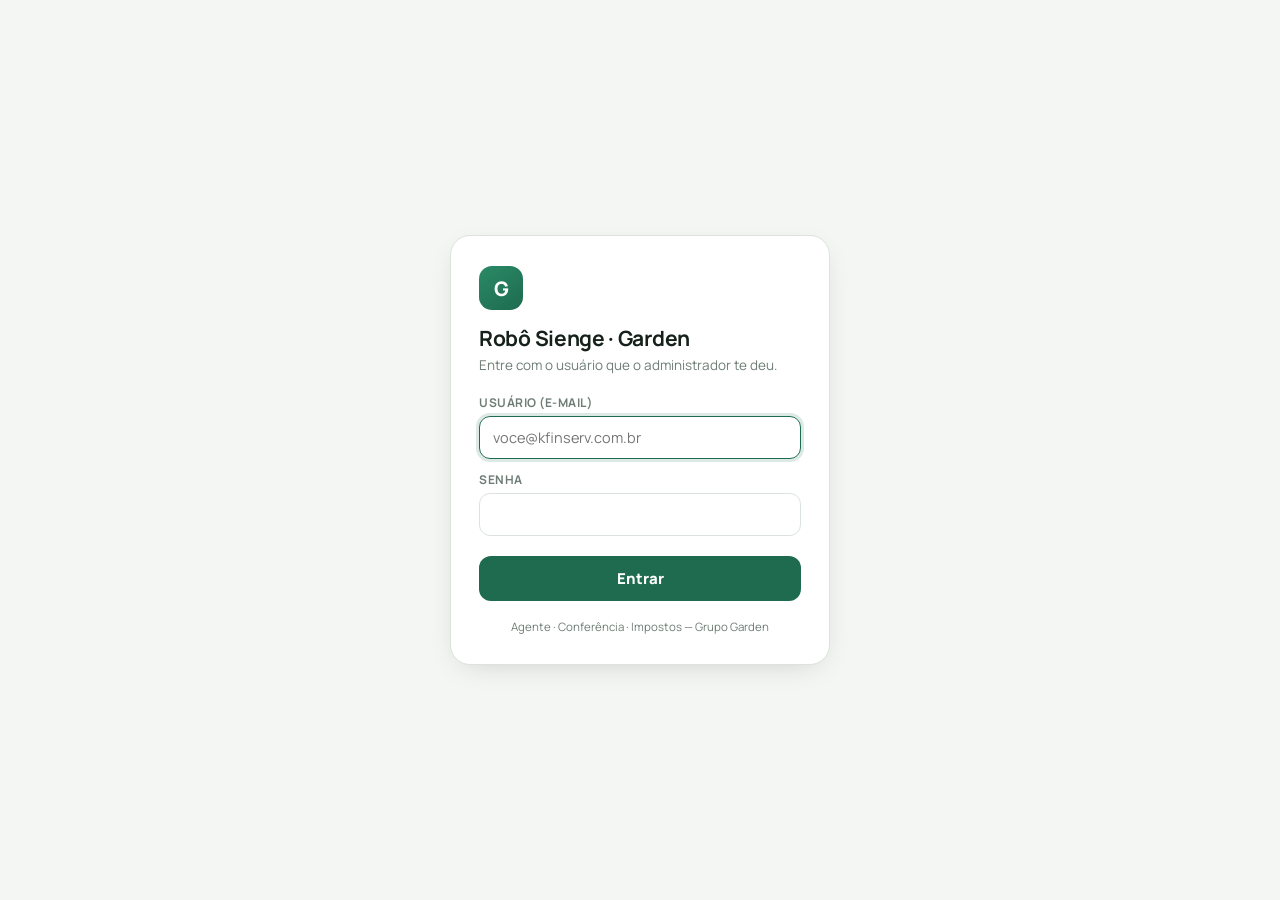
<file: dashboard/static/login.html>
<!DOCTYPE html>
<html lang="pt-BR">
<head>
<meta charset="UTF-8">
<meta name="viewport" content="width=device-width, initial-scale=1.0">
<title>Entrar · Garden</title>
<link rel="preconnect" href="https://fonts.googleapis.com">
<link rel="preconnect" href="https://fonts.gstatic.com" crossorigin>
<link href="https://fonts.googleapis.com/css2?family=Manrope:wght@400;600;700;800&display=swap" rel="stylesheet">
<style>
:root{--bg:#F4F6F3;--surf:#fff;--line:#DCE3DD;--ink:#16211B;--mute:#6E7D75;--acc:#1E6B4F;--acc2:#2A8A66;--bad:#B0442B;--bad-soft:#FBE5DF}
@media (prefers-color-scheme: dark){:root:not([data-theme="light"]){--bg:#0F1512;--surf:#171F1A;--line:#263129;--ink:#E8EDE9;--mute:#8E9C94;--acc:#4FB58C;--acc2:#6CC9A2;--bad:#EB8A70;--bad-soft:#3A2017}}
:root[data-theme="dark"]{--bg:#0F1512;--surf:#171F1A;--line:#263129;--ink:#E8EDE9;--mute:#8E9C94;--acc:#4FB58C;--acc2:#6CC9A2;--bad:#EB8A70;--bad-soft:#3A2017}
*{box-sizing:border-box;margin:0;padding:0}
body{min-height:100vh;display:grid;place-items:center;background:var(--bg);color:var(--ink);font-family:"Manrope",system-ui,sans-serif;padding:20px}
.card{width:100%;max-width:380px;background:var(--surf);border:1px solid var(--line);border-radius:20px;padding:30px 28px;box-shadow:0 8px 30px -14px rgba(22,33,27,.25)}
.gem{width:44px;height:44px;border-radius:13px;background:linear-gradient(145deg,var(--acc2),var(--acc));display:grid;place-items:center;color:#fff;font-size:20px;font-weight:800;margin-bottom:14px}
h1{font-size:21px;letter-spacing:-.3px}
p{color:var(--mute);font-size:13.5px;margin:4px 0 20px}
label{display:block;font-size:12px;font-weight:700;color:var(--mute);text-transform:uppercase;letter-spacing:.5px;margin:12px 0 5px}
input{width:100%;padding:11px 13px;border-radius:11px;border:1px solid var(--line);background:transparent;color:var(--ink);font:inherit;font-size:14.5px}
input:focus{outline:none;border-color:var(--acc);box-shadow:0 0 0 3px rgba(30,107,79,.15)}
button{width:100%;margin-top:20px;padding:12px;border:0;border-radius:12px;background:var(--acc);color:#fff;font:inherit;font-weight:800;font-size:15px;cursor:pointer}
button:hover{background:var(--acc2)}
button:disabled{opacity:.5}
.erro{display:none;margin-top:14px;padding:10px 12px;border-radius:10px;background:var(--bad-soft);color:var(--bad);font-size:13px;font-weight:600}
.rod{margin-top:18px;color:var(--mute);font-size:11.5px;text-align:center}
</style>
</head>
<body>
<form class="card" id="f">
  <div class="gem">G</div>
  <h1>Robô Sienge · Garden</h1>
  <p>Entre com o usuário que o administrador te deu.</p>
  <label>Usuário (e-mail)</label>
  <input id="u" type="email" placeholder="voce@kfinserv.com.br" autocomplete="username" autofocus>
  <label>Senha</label>
  <input id="s" type="password" autocomplete="current-password">
  <button id="b">Entrar</button>
  <div class="erro" id="erro"></div>
  <div class="rod">Agente · Conferência · Impostos — Grupo Garden</div>
</form>
<script>
document.getElementById('f').addEventListener('submit', async ev => {
  ev.preventDefault();
  const b = document.getElementById('b'), e = document.getElementById('erro');
  b.disabled = true; e.style.display = 'none';
  try {
    const r = await fetch('/api/login', { method: 'POST', headers: { 'Content-Type': 'application/json' },
      body: JSON.stringify({ username: document.getElementById('u').value.trim(), senha: document.getElementById('s').value }) });
    const j = await r.json().catch(() => ({}));
    if (!r.ok) throw new Error(j.detail || 'Usuário ou senha inválidos');
    const next = new URLSearchParams(location.search).get('next');
    location.href = next && next.startsWith('/') ? next : '/';
  } catch (err) { e.textContent = err.message; e.style.display = 'block'; b.disabled = false; }
});
</script>
</body>
</html>
</file>
